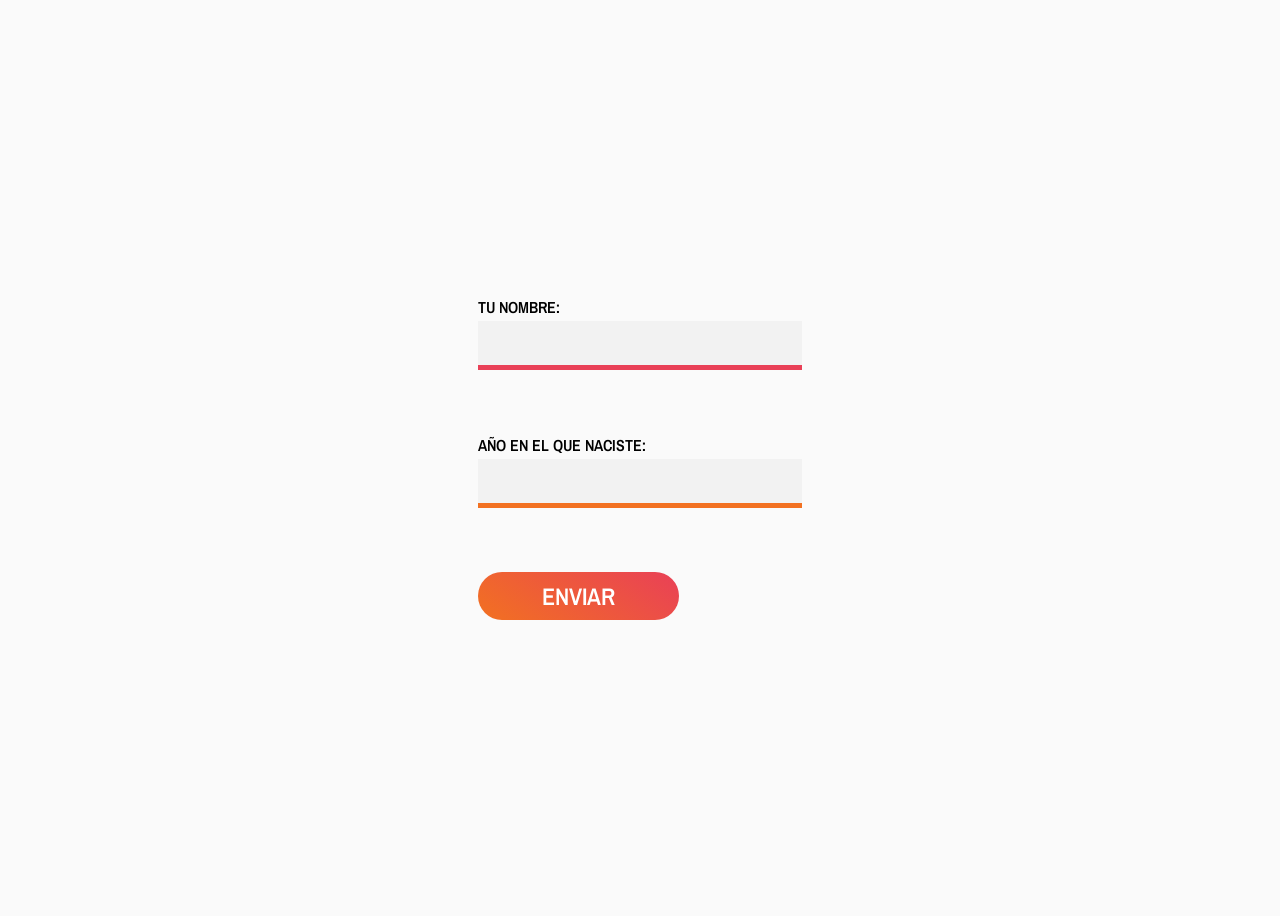
<file: unidad-3/Ejercicio Unidad 3/index.html>
<!DOCTYPE html>
<html lang="es">
  <head>
    <meta charset="utf-8" />
    <meta
      name="viewport"
      content="width=device-width, initial-scale=1, shrink-to-fit=no"
    />
    <title>Domestika</title>
    <link
      href="https://fonts.googleapis.com/css?family=Archivo|Archivo+Narrow:600"
      rel="stylesheet"
    />
    <link href="css/site.css" rel="stylesheet" />
    <link href="css/3.css" rel="stylesheet" />
  </head>

  <body>
    <div id="bienvenida" class="mensaje"></div>
    <form id="formulario">
      <label> Tu nombre: <input type="text" id="nombre" /> </label>
      <label>
        Año en el que naciste: <input type="text" id="fecha" maxlength="4" />
      </label>
      <button type="submit">Enviar</button>
    </form>

    <script src="js/javascript.js"></script>
  </body>
</html>
</file>
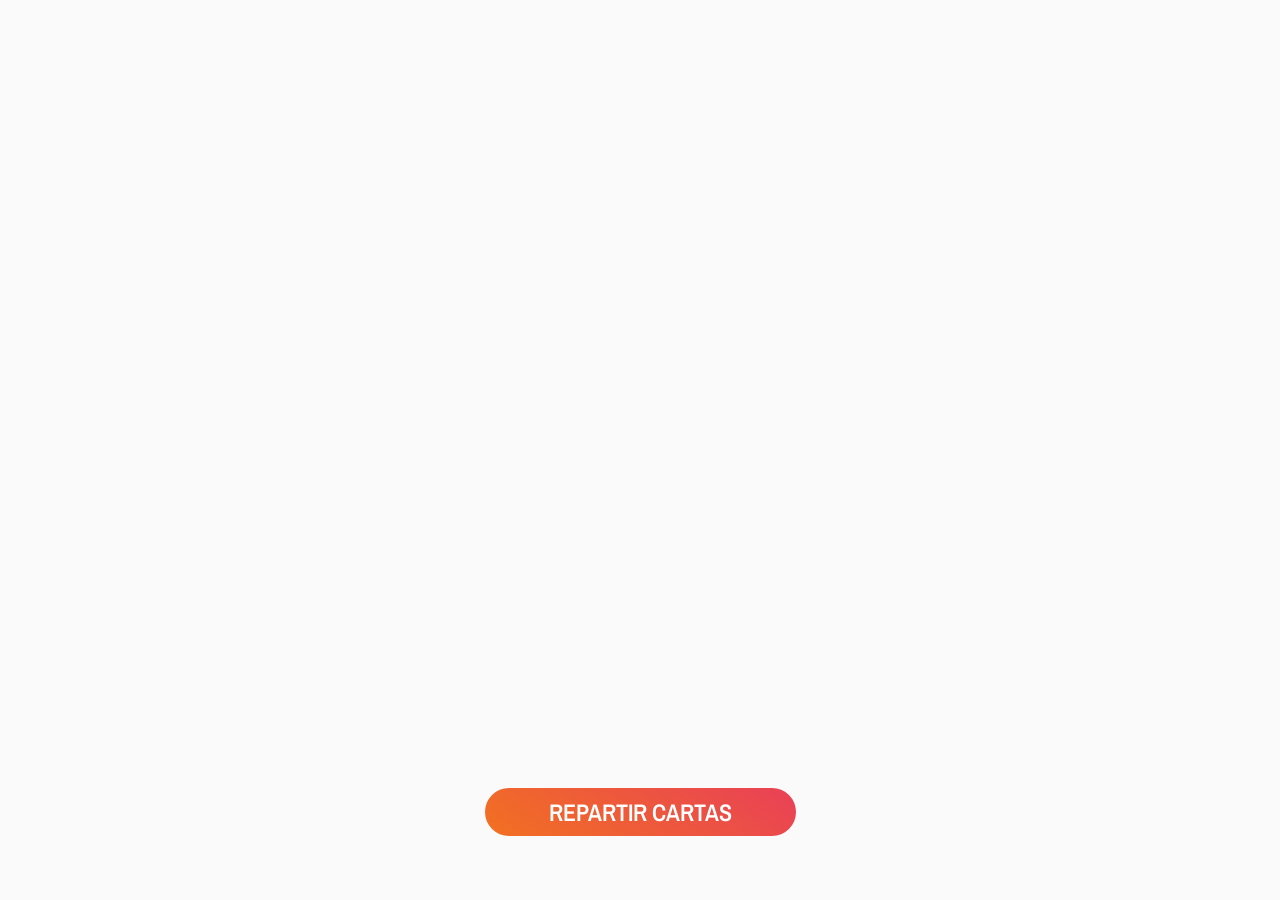
<file: unidad-4/Ejercicio-Unidad-4/Ejercicio-Unidad-4/index.html>
<!DOCTYPE html>
<html lang="es">

<head>
  <meta charset="utf-8" />
  <meta name="viewport" content="width=device-width, initial-scale=1, shrink-to-fit=no" />
  <title>Domestika</title>
  <link href="https://fonts.googleapis.com/css?family=Archivo|Archivo+Narrow:600" rel="stylesheet" />
  <link href="css/site.css" rel="stylesheet" />
  <link href="css/4.css" rel="stylesheet" />
</head>

<body>
  <main>
    <div id="mesa" class="mesa"></div>
  </main>

  <button class="reparteCartas_btn">repartir cartas</button>

  <script src="js/javascript.js"></script>
</body>

</html>
</file>
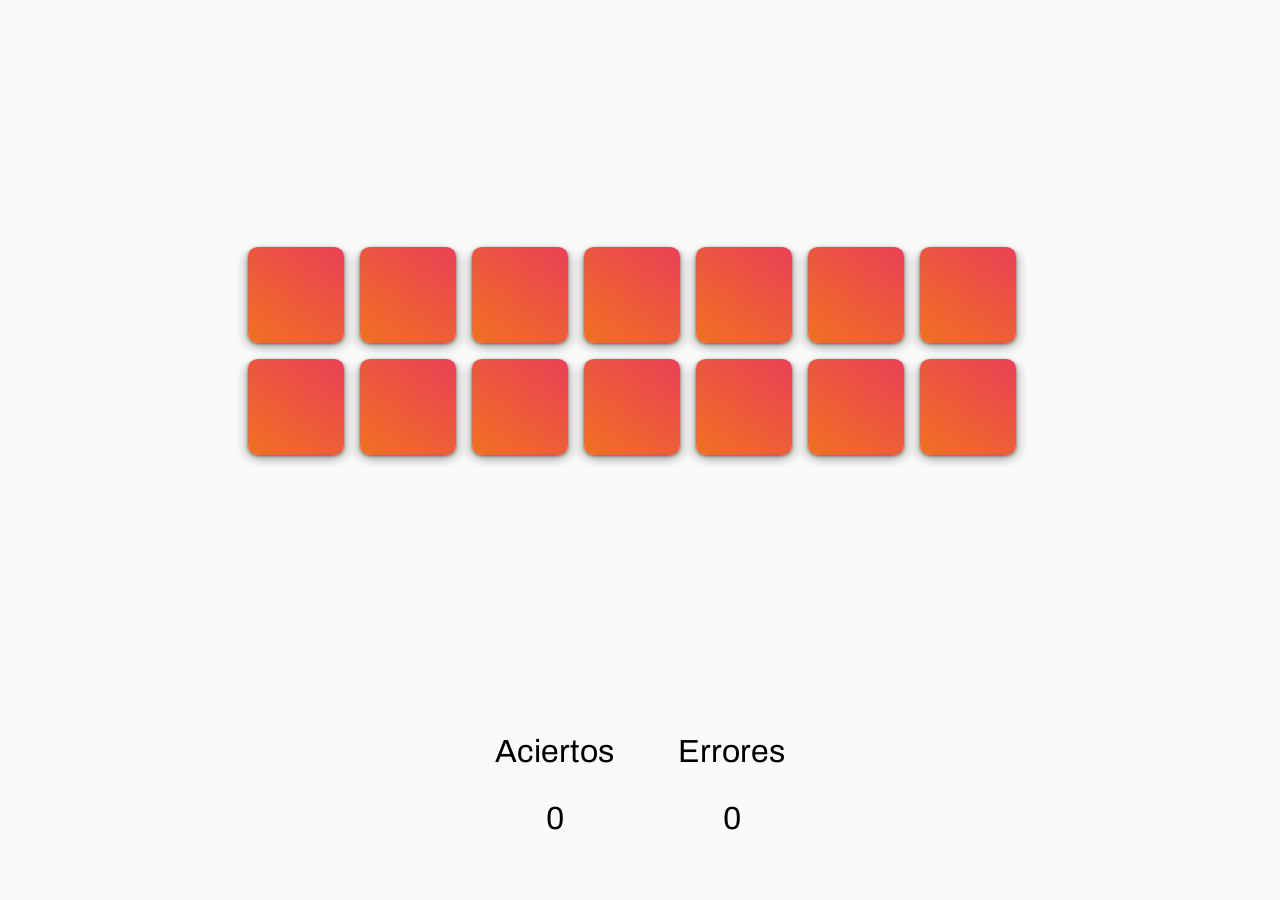
<file: unidad-5/Ejercicio-Unidad-5/Ejercicio-Unidad-5/index.html>
<!DOCTYPE html>
<html lang="es">

<head>
  <meta charset="utf-8" />
  <meta name="viewport" content="width=device-width, initial-scale=1, shrink-to-fit=no" />
  <title>Domestika</title>
  <link href="https://fonts.googleapis.com/css?family=Archivo|Archivo+Narrow:600" rel="stylesheet" />
  <link href="css/site.css" rel="stylesheet" />
  <link href="css/5.css" rel="stylesheet" />
</head>

<body>
  <main>
    <div id="mesa" class="mesa"></div>
  </main>


  <div id="contador">
    <div class="contador">
      <p>Aciertos</p>
      <span id="contador-aciertos">0</span>
    </div>
    <div class="contador">
      <p>Errores</p>
      <span id="contador-errores">0</span>
    </div>
  </div>

  <script src="js/variables-globales.js"></script>
  <script src="js/baraja-reparte.js"></script>
  <script src="js/descubrir-comparar.js"></script>
  <script src="js/acierto-error.js"></script>
  <script src="js/iniciar.js"></script>
</body>

</html>
</file>
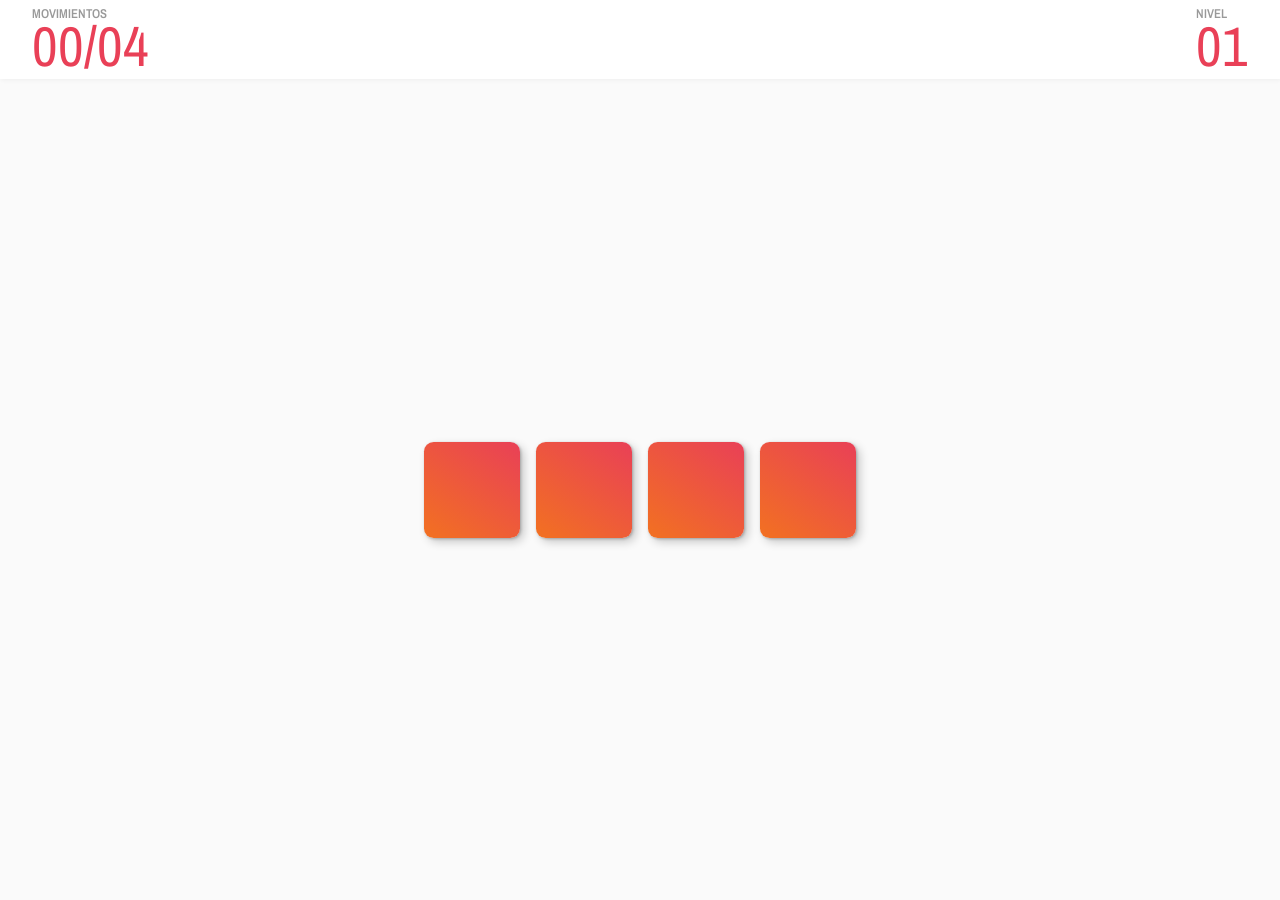
<file: unidad-6/Ejercicio-Unidad-6/Ejercicio-Unidad-6/index.html>
<!DOCTYPE html>
<html lang="es">

<head>
  <meta charset="utf-8" />
  <meta name="viewport" content="width=device-width, initial-scale=1, shrink-to-fit=no" />
  <title>Domestika</title>
  <link href="https://fonts.googleapis.com/css?family=Archivo|Archivo+Narrow:400,600" rel="stylesheet" />
  <link href="css/site.css" rel="stylesheet" />
  <link href="css/6.css" rel="stylesheet" />
</head>

<body>
  <div id="bienvenida" class="bienvenida">
    <h1>👋 ¡Hola! 👋</h1>
    <div class="bienvenida-botones">
      <button type="submit">¡Quiero jugar!</button>
      <button type="submit">Modo relax</button>
    </div>
  </div>
  <header class="cabecera">
    <div class="contadores">
      <div class="contador-item">
        <h4 class="cabecera-titulo">Movimientos</h4>
        <div class="cabecera-num">
          <span id="mov">00</span>/<span id="mov-total">20</span>
        </div>
      </div>
    </div>
    <div class="nivel">
      <h4 class="cabecera-titulo">Nivel</h4>
      <div class="cabecera-num"><span id="nivel">01</span></div>
    </div>
  </header>
  <main>
    <div id="mesa" class="mesa"></div>
    <div id="subeNivel" class="sube-nivel">
      <div class="modal">
        <h2>¡Muy bien!</h2>
        <p>Tu puntuación ha sido <strong class="score"></strong> puntos</p>
        <button id="subir">Siguiente nivel</button>
        <button class="reiniciar">Reiniciar</button>
      </div>
    </div>
    <div id="gameOver" class="game-over">
      <div class="modal">
        <h2>¡Oh no!</h2>
        <p>Te has quedado sin movimientos 😭</p>
        <button class="reiniciar">Reiniciar</button>
      </div>
    </div>
    <div id="endGame" class="end-game">
      <div class="modal">
        <h2>¡Enhorabuena!</h2>
        <p>Has superado todos los niveles 🏆</p>
        <p>Tu última puntuación ha sido <strong class="last-score"></strong> puntos</p>
        <button class="reiniciar">Reiniciar</button>
      </div>
    </div>
  </main>

  <audio src="sonidos/acierto.mp3" class="sonido" id="sonido-acierto" preload="auto"></audio>
  <audio src="sonidos/error.mp3" class="sonido" id="sonido-error" preload="auto"></audio>
  <audio src="sonidos/carta.mp3" class="sonido" id="sonido-carta" preload="auto"></audio>

  <script src="js/variables-globales.js"></script>
  <script src="js/descubrir-comparar.js"></script>
  <script src="js/baraja-reparte.js"></script>
  <script src="js/acierto-error.js"></script>
  <script src="js/contador.js"></script>
  <script src="js/finalizar.js"></script>
  <script src="js/cambia-nivel.js"></script>
  <script src="js/game-over.js"></script>
  <script src="js/iniciar.js"></script>
</body>

</html>
</file>
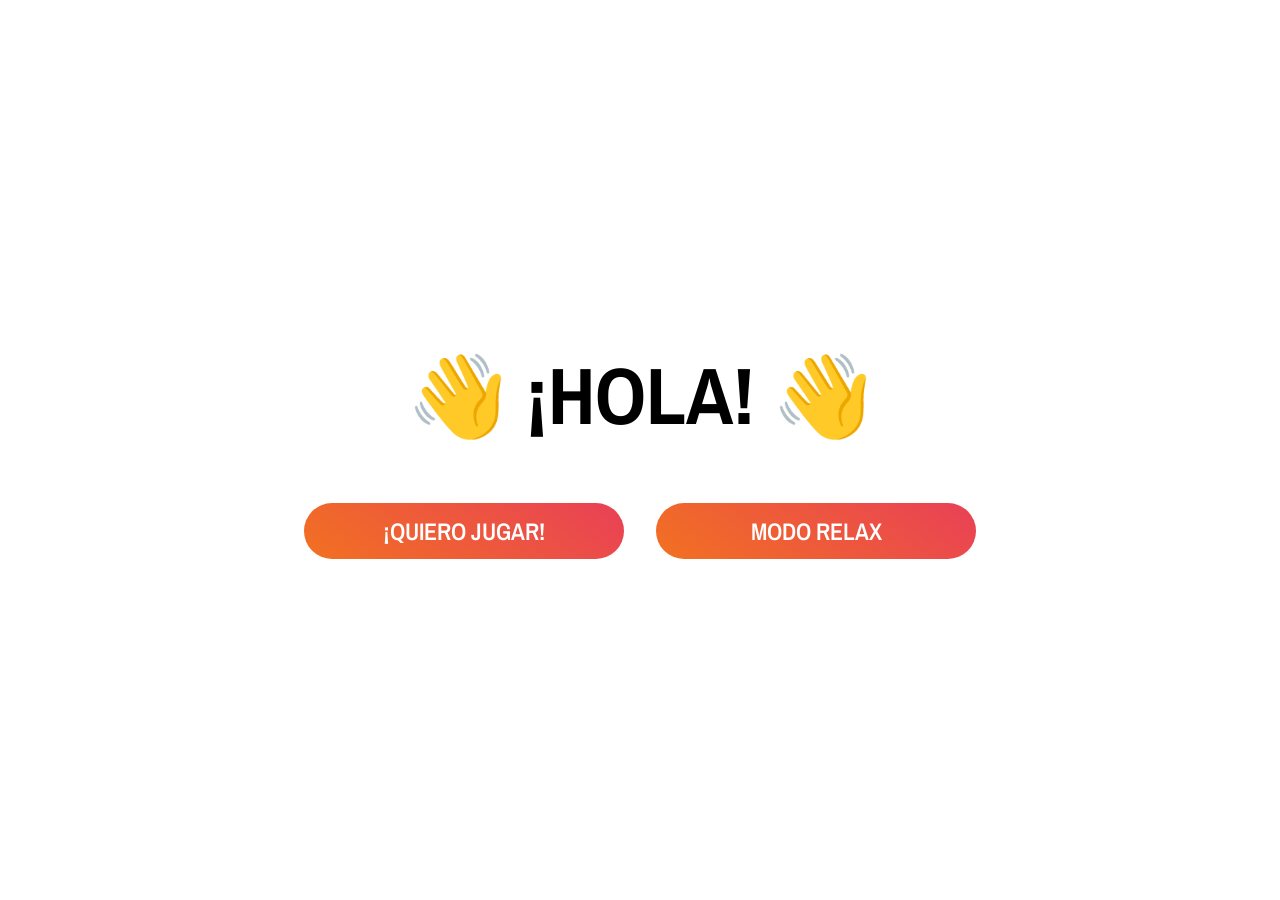
<file: unidad-6/Juego-Completo/Juego-Completo/index.html>
<!DOCTYPE html>
<html lang="es">
  <head>
    <meta charset="utf-8" />
    <meta
      name="viewport"
      content="width=device-width, initial-scale=1, shrink-to-fit=no"
    />
    <title>Domestika</title>
    <link
      href="https://fonts.googleapis.com/css?family=Archivo|Archivo+Narrow:400,600"
      rel="stylesheet"
    />
    <link href="css/site.css" rel="stylesheet" />
    <link href="css/estilos.css" rel="stylesheet" />
  </head>

  <body>
    <div id="bienvenida" class="bienvenida">
      <h1>👋 ¡Hola! 👋</h1>
      <div class="bienvenida-botones">
        <button id="juego-normal">¡Quiero jugar!</button>
        <button id="juego-relax">Modo relax</button>
      </div>
    </div>
    <header class="cabecera">
      <div class="contadores">
        <div class="contador-item">
          <h4 class="cabecera-titulo">Movimientos</h4>
          <div class="cabecera-num">
            <span id="mov">00</span>/<span id="mov-total">20</span>
          </div>
        </div>
        <div id="cronometro" class="contador-item">
          <h4 class="cabecera-titulo">Tiempo</h4>
          <div class="cabecera-num">
            <span id="minutos">00</span>:<span id="segundos">00</span>
          </div>
        </div>
      </div>
      <div class="nivel">
        <h4 class="cabecera-titulo">Nivel</h4>
        <div class="cabecera-num"><span id="nivel">01</span></div>
      </div>
      <button id="control-nivel" class="control-nivel">…</button>
    </header>
    <main>
      <div id="mesa" class="mesa"></div>
      <div id="subeNivel" class="sube-nivel">
        <div class="modal">
          <h2>¡Muy bien!</h2>
          <button id="subir">Siguiente nivel</button>
          <button class="reiniciar">Reiniciar</button>
        </div>
      </div>
      <div id="gameOver" class="game-over">
        <div class="modal">
          <h2>¡Oh no!</h2>
          <p>Te has quedado sin movimientos 😭</p>
          <button class="reiniciar">Reiniciar</button>
        </div>
      </div>
      <div id="timeOver" class="game-over">
        <div class="modal">
          <h2>¡Oh no!</h2>
          <p>Te has quedado sin tiempo 😭</p>
          <button class="reiniciar">Reiniciar</button>
        </div>
      </div>
      <div id="endGame" class="end-game">
        <div class="modal">
          <h2>¡Enhorabuena!</h2>
          <p>Has superado todos los niveles 🏆</p>
          <button class="reiniciar">Reiniciar</button>
        </div>
      </div>
    </main>
    <div class="selecciona-nivel">
      <button id="cierra-niveles" class="cierra-niveles">&times;</button>
      <ul></ul>
    </div>

    <audio
      src="sonidos/acierto.mp3"
      class="sonido"
      id="sonido-acierto"
      preload="auto"
    ></audio>
    <audio
      src="sonidos/error.mp3"
      class="sonido"
      id="sonido-error"
      preload="auto"
    ></audio>
    <audio
      src="sonidos/carta.mp3"
      class="sonido"
      id="sonido-carta"
      preload="auto"
    ></audio>

    <script src="js/variables-globales.js"></script>
    <script src="js/descubrir-comparar.js"></script>
    <script src="js/baraja-reparte.js"></script>
    <script src="js/acierto-error.js"></script>
    <script src="js/contador.js"></script>
    <script src="js/cronometro.js"></script>
    <script src="js/finalizar.js"></script>
    <script src="js/cambia-nivel.js"></script>
    <script src="js/game-over.js"></script>
    <script src="js/menu-niveles.js"></script>
    <script src="js/iniciar.js"></script>
    <script src="js/comienza-juego.js"></script>
  </body>
</html>
</file>
<file: unidad-3/Ejercicio Unidad 3/css/site.css>
:root {
  --bg: #fafafa;
  --font: "Archivo", sans-serif;
  --font-display: "Archivo Narrow", sans-serif;
  --hotpink: #e94057;
  --orange: #f27121;
  --gradient: linear-gradient(35deg, var(--orange), var(--hotpink));
}

body {
  min-height: 100vh;
  background: var(--bg);
  font-family: var(--font);
}
</file>
<file: unidad-3/Ejercicio Unidad 3/css/3.css>
body {
  display: flex;
  flex-direction: column;
  justify-content: center;
  align-items: center;
}

label {
  display: block;
  margin-bottom: 4rem;
  font-family: var(--font-display);
  font-weight: 600;
  text-transform: uppercase;
}

input {
  display: block;
  min-width: 20rem;
  margin-top: 0.2rem;
  background: rgba(0, 0, 0, 0.03);
  padding: 0.5rem 0.1rem;
  border: 0;
  border-bottom: 5px solid var(--hotpink);
  font-size: 1.5rem;
  color: var(--hotpink);
}

input:focus {
  outline: 0;
  background: rgba(0, 0, 0, 0.06);
}

label:nth-of-type(even) input {
  border-bottom-color: var(--orange);
  color: var(--orange);
}

button {
  cursor: pointer;
  border: 0;
  background-image: var(--gradient);
  padding: 0.75rem 4rem;
  border-radius: 5rem;
  color: white;
  font-family: var(--font-display);
  font-weight: 600;
  text-transform: uppercase;
  font-size: 1.5rem;
  line-height: 1;
  transition: 0.3s;
}

button:hover,
button:focus {
  opacity: 0.9;
  outline: 0;
}

.mensaje {
  background-image: var(--gradient);
  margin-bottom: 2rem;
  color: white;
  padding: 1rem 3rem;
  border-radius: 10px;
  font-size: 1.5rem;
}

.mensaje:empty {
  display: none;
}

.mensaje p {
  margin: 1em 0;
}
</file>
<file: unidad-4/Ejercicio-Unidad-4/Ejercicio-Unidad-4/css/site.css>
:root {
  --bg: #fafafa;
  --font: "Archivo", sans-serif;
  --font-display: "Archivo Narrow", sans-serif;
  --hotpink: #e94057;
  --orange: #f27121;
  --gradient: linear-gradient(35deg, var(--orange), var(--hotpink));
}

body {
  margin: auto;
  min-height: 100vh;
  background: var(--bg);
  font-family: var(--font);
}
</file>
<file: unidad-4/Ejercicio-Unidad-4/Ejercicio-Unidad-4/css/4.css>
body {
  font-size: 2rem;
  display: flex;
  flex-direction: column;
}

main {
  flex-grow: 1;
  display: flex;
  justify-content: center;
  position: relative;
}

.mesa {
  display: flex;
  flex-wrap: wrap;
  align-items: center;
  align-content: center;
  max-width: 50rem;
  margin: auto;
}

.tarjeta {
  width: 6rem;
  height: 6rem;
  margin: 0.5rem;
  border-radius: 0.3em;
  background-image: var(--gradient);
  box-shadow: 1px 1px 3px rgba(0, 0, 0, 0.25), 4px 4px 10px rgba(0, 0, 0, 0.2);
  position: relative;
  transition: 0.3s;
  cursor: pointer;
  backface-visibility: hidden;
  transform-style: preserve-3d;
}

.tarjeta__contenido {
  position: absolute;
  left: 0;
  right: 0;
  top: 0;
  bottom: 0;
  transform: rotateY(-180deg);
  backface-visibility: hidden;
  background-color: white;
  box-shadow: 1px 1px 3px rgba(0, 0, 0, 0.25), 4px 4px 10px rgba(0, 0, 0, 0.2);
  border-radius: 0.3em;
  display: flex;
  justify-content: center;
  align-items: center;
  font-size: 2.5rem;
  padding-top: 0.4rem;
}

.tarjeta__contenido::selection {
  background: transparent;
}

.tarjeta.descubierta {
  transform: rotateY(-180deg);
}

.reparteCartas_btn {
  display: block;
  width: auto;
  margin-left: auto;
  margin-right: auto;
  margin-bottom: 5%;
  cursor: pointer;
  border: 0;
  background-image: var(--gradient);
  padding: 0.75rem 4rem;
  border-radius: 5rem;
  color: white;
  font-family: var(--font-display);
  font-weight: 600;
  text-transform: uppercase;
  font-size: 1.5rem;
  line-height: 1;
  transition: 0.3s;
}
</file>
<file: unidad-5/Ejercicio-Unidad-5/Ejercicio-Unidad-5/css/site.css>
:root {
  --bg: #fafafa;
  --font: "Archivo", sans-serif;
  --font-display: "Archivo Narrow", sans-serif;
  --hotpink: #e94057;
  --orange: #f27121;
  --gradient: linear-gradient(35deg, var(--orange), var(--hotpink));
}

body {
  margin: auto;
  min-height: 100vh;
  background: var(--bg);
  font-family: var(--font);
}
</file>
<file: unidad-5/Ejercicio-Unidad-5/Ejercicio-Unidad-5/css/5.css>
body {
  font-size: 2rem;
  display: flex;
  flex-direction: column;
}

main {
  flex-grow: 1;
  display: flex;
  justify-content: center;
  position: relative;
}

.mesa {
  display: flex;
  flex-wrap: wrap;
  align-items: center;
  align-content: center;
  max-width: 50rem;
  margin: auto;
}

.tarjeta {
  width: 6rem;
  height: 6rem;
  margin: 0.5rem;
  border-radius: 0.3em;
  background-image: var(--gradient);
  box-shadow: 1px 1px 3px rgba(0, 0, 0, 0.25), 4px 4px 10px rgba(0, 0, 0, 0.2);
  position: relative;
  transition: 0.3s;
  cursor: pointer;
  backface-visibility: hidden;
  transform-style: preserve-3d;
}

.tarjeta__contenido {
  position: absolute;
  left: 0;
  right: 0;
  top: 0;
  bottom: 0;
  transform: rotateY(-180deg) translateZ(1px);
  background-color: white;
  box-shadow: 1px 1px 3px rgba(0, 0, 0, 0.25), 4px 4px 10px rgba(0, 0, 0, 0.2);
  border-radius: 0.25em;
  display: flex;
  justify-content: center;
  align-items: center;
  font-size: 2.5rem;
  padding-top: 0.4rem;
}

.tarjeta__contenido::selection {
  background: transparent;
}

.tarjeta.descubierta {
  transform: rotateY(-180deg);
}

@keyframes error {
  10%,
  90% {
    transform: rotateY(-180deg) translateX(-1px);
  }
  20%,
  80% {
    transform: rotateY(-180deg) translateX(2px);
  }
  30%,
  50%,
  70% {
    transform: rotateY(-180deg) translateX(-4px);
  }
  40%,
  60% {
    transform: rotateY(-180deg) translateX(4px);
  }
}

@keyframes acierto {
  from {
    transform: rotateY(-180deg) scale3d(1, 1, 1);
    opacity: 1;
  }

  25% {
    transform: rotateY(-180deg) scale3d(1.1, 1.1, 1.1);
    opacity: 1;
  }

  to {
    transform: rotateY(-180deg) scale3d(1, 1, 1);
    opacity: 0;
  }
}

.acertada {
  pointer-events: none;
}

.acertada .tarjeta__contenido {
  animation: acierto 1.3s ease-in-out forwards;
}

.error {
  animation: error 0.82s cubic-bezier(0.36, 0.07, 0.19, 0.97) both;
}


#contador {
  text-align: center;
  margin-left: auto;
  margin-right: auto;
}

.contador {
  float: left;
  padding-left: 1em;
  padding-right: 1em;
  margin-bottom: 2em;
}
</file>
<file: unidad-6/Ejercicio-Unidad-6/Ejercicio-Unidad-6/css/site.css>
:root {
  --bg: #fafafa;
  --font: "Archivo", sans-serif;
  --font-display: "Archivo Narrow", sans-serif;
  --hotpink: #e94057;
  --orange: #f27121;
  --gradient: linear-gradient(35deg, var(--orange), var(--hotpink));
}

body {
  margin: auto;
  min-height: 100vh;
  background: var(--bg);
  font-family: var(--font);
}
</file>
<file: unidad-6/Ejercicio-Unidad-6/Ejercicio-Unidad-6/css/6.css>
body {
  font-size: 2rem;
  display: flex;
  flex-direction: column;
  position: relative;
}

.bienvenida {
  display: none;
  //display: flex;
  position: absolute;
  top: 0;
  bottom: 0;
  left: 0;
  right: 0;
  background: white;
  flex-direction: column;
  align-items: center;
  justify-content: center;
  text-align: center;
  z-index: 1;
}

.bienvenida h1 {
  font-family: var(--font-display);
  text-transform: uppercase;
  font-size: 5rem;
  margin-top: 0;
}

.bienvenida-botones {
  display: flex;
}

.bienvenida button {
  padding: 1rem 3rem;
  margin: 0 1rem;
  min-width: 20rem;
}

.cabecera {
  padding: 0.5rem 2rem;
  background: white;
  box-shadow: 1px 1px 5px rgba(0, 0, 0, 0.05);
  display: flex;
  justify-content: space-between;
  align-items: baseline;
}

.cabecera-titulo {
  font-family: var(--font-display);
  font-weight: 600;
  font-size: 0.8rem;
  text-transform: uppercase;
  line-height: 1;
  margin: 0;
  color: rgba(0, 0, 0, 0.4);
}

.cabecera-num {
  font-family: var(--font-display);
  color: var(--hotpink);
  font-weight: 400;
  font-size: 3.5rem;
  line-height: 0.9;
}

.contadores {
  display: flex;
}

.contador-item {
  margin-right: 2rem;
}

main {
  flex-grow: 1;
  display: flex;
  justify-content: center;
  position: relative;
}

.mesa {
  display: flex;
  flex-wrap: wrap;
  align-items: center;
  align-content: center;
  max-width: 50rem;
  margin: auto;
}

.tarjeta {
  width: 6rem;
  height: 6rem;
  margin: 0.5rem;
  border-radius: 0.3em;
  background-image: var(--gradient);
  box-shadow: 1px 1px 3px rgba(0, 0, 0, 0.25), 4px 4px 10px rgba(0, 0, 0, 0.2);
  position: relative;
  transition: 0.3s;
  cursor: pointer;
  backface-visibility: hidden;
  transform-style: preserve-3d;
}

.tarjeta__contenido {
  position: absolute;
  left: 0;
  right: 0;
  top: 0;
  bottom: 0;
  transform: rotateY(-180deg);
  backface-visibility: hidden;
  background-color: white;
  box-shadow: 1px 1px 3px rgba(0, 0, 0, 0.25), 4px 4px 10px rgba(0, 0, 0, 0.2);
  border-radius: 0.3em;
  display: flex;
  justify-content: center;
  align-items: center;
  font-size: 2.5rem;
  padding-top: 0.4rem;
}

.tarjeta__contenido::selection {
  background: transparent;
}

.tarjeta.descubierta {
  transform: rotateY(-180deg);
}

@keyframes error {
  10%,
  90% {
    transform: rotateY(-180deg) translateX(-1px);
  }
  20%,
  80% {
    transform: rotateY(-180deg) translateX(2px);
  }
  30%,
  50%,
  70% {
    transform: rotateY(-180deg) translateX(-4px);
  }
  40%,
  60% {
    transform: rotateY(-180deg) translateX(4px);
  }
}

@keyframes acierto {
  from {
    transform: rotateY(-180deg) scale3d(1, 1, 1);
    opacity: 1;
  }

  25% {
    transform: rotateY(-180deg) scale3d(1.1, 1.1, 1.1);
    opacity: 1;
  }

  to {
    transform: rotateY(-180deg) scale3d(1, 1, 1);
    opacity: 0;
  }
}

.acertada {
  pointer-events: none;
}

.acertada .tarjeta__contenido {
  animation: acierto 1.3s ease-in-out forwards;
}

.error {
  animation: error 0.82s cubic-bezier(0.36, 0.07, 0.19, 0.97) both;
}

.sube-nivel,
.game-over,
.end-game {
  display: none;
  position: absolute;
  top: 0;
  bottom: 0;
  left: 0;
  right: 0;
  background-image: var(--gradient);
}

.sube-nivel.visible,
.game-over.visible,
.end-game.visible{
  display: flex;
}

.modal {
  background: white;
  padding: 3rem 3rem 1rem;
  margin: auto;
  text-align: center;
  display: flex;
  flex-direction: column;
  align-items: center;
  justify-content: space-between;
  border-radius: 10px;
  box-shadow: 1px 1px 3px rgba(0, 0, 0, 0.25), 4px 4px 10px rgba(0, 0, 0, 0.2);
}

.modal h2 {
  color: var(--orange);
  font-family: var(--font-display);
  margin: 0;
}

.modal p {
  font-size: 1.5rem;
}

.modal button {
  margin: 3rem 0;
}

button {
  cursor: pointer;
  border: 0;
  background-image: var(--gradient);
  padding: 0.75rem 4rem;
  border-radius: 5rem;
  color: white;
  font-family: var(--font-display);
  font-weight: 600;
  text-transform: uppercase;
  font-size: 1.5rem;
  line-height: 1;
  transition: 0.3s;
}

button:hover,
button:focus {
  opacity: 0.9;
  outline: 0;
}

.modal .reiniciar {
  color: var(--hotpink);
  background: transparent;
  border: 0;
  text-transform: capitalize;
  font-family: var(--font);
  font-size: 1rem;
  margin: 0;
}


.sonido{
  display: none;
}
</file>
<file: unidad-6/Juego-Completo/Juego-Completo/css/site.css>
:root {
  --bg: #fafafa;
  --font: "Archivo", sans-serif;
  --font-display: "Archivo Narrow", sans-serif;
  --hotpink: #e94057;
  --orange: #f27121;
  --gradient: linear-gradient(35deg, var(--orange), var(--hotpink));
}

*{
  box-sizing: border-box;
}

body {
  margin: auto;
  min-height: 100vh;
  background: var(--bg);
  font-family: var(--font);
}
</file>
<file: unidad-6/Juego-Completo/Juego-Completo/css/estilos.css>
body {
  font-size: 2rem;
  display: flex;
  flex-direction: column;
  position: relative;
}

.bienvenida {
  display: none;
  position: absolute;
  top: 0;
  bottom: 0;
  left: 0;
  right: 0;
  background: white;
  flex-direction: column;
  align-items: center;
  justify-content: center;
  text-align: center;
  z-index: 1;
}

.bienvenida.visible{
  display: flex;
}

.bienvenida h1 {
  font-family: var(--font-display);
  text-transform: uppercase;
  font-size: 5rem;
  margin-top: 0;
}

.bienvenida-botones {
  display: flex;
}

.bienvenida button {
  padding: 1rem 3rem;
  margin: 0 1rem;
  min-width: 20rem;
}

.cabecera {
  padding: 0.5rem 2rem;
  background: white;
  box-shadow: 1px 1px 5px rgba(0, 0, 0, 0.05);
  display: flex;
  justify-content: space-between;
  align-items: baseline;
}

.cabecera-titulo {
  font-family: var(--font-display);
  font-weight: 600;
  font-size: 0.8rem;
  text-transform: uppercase;
  line-height: 1;
  margin: 0;
  color: rgba(0, 0, 0, 0.4);
}

.cabecera-num {
  font-family: var(--font-display);
  color: var(--hotpink);
  font-weight: 400;
  font-size: 3.5rem;
  line-height: 0.9;
}

.contadores {
  display: flex;
}

.contador-item {
  margin-right: 2rem;
}

main {
  flex-grow: 1;
  display: flex;
  justify-content: center;
  position: relative;
}

.mesa {
  display: flex;
  flex-wrap: wrap;
  align-items: center;
  align-content: center;
  max-width: 56rem;
  margin: auto;
}

.tarjeta {
  width: 6rem;
  height: 6rem;
  margin: 0.5rem;
  border-radius: 0.3em;
  background-image: var(--gradient);
  box-shadow: 1px 1px 3px rgba(0, 0, 0, 0.25), 4px 4px 10px rgba(0, 0, 0, 0.2);
  position: relative;
  transition: 0.3s;
  cursor: pointer;
  backface-visibility: hidden;
  transform-style: preserve-3d;
}

.tarjeta__contenido {
  position: absolute;
  left: 0;
  right: 0;
  top: 0;
  bottom: 0;
  transform: rotateY(-180deg);
  backface-visibility: hidden;
  background-color: white;
  box-shadow: 1px 1px 3px rgba(0, 0, 0, 0.25), 4px 4px 10px rgba(0, 0, 0, 0.2);
  border-radius: 0.3em;
  display: flex;
  justify-content: center;
  align-items: center;
  font-size: 2.5rem;
  padding-top: 0.4rem;
}

.tarjeta__contenido::selection {
  background: transparent;
}

.tarjeta.descubierta {
  transform: rotateY(-180deg);
}

@keyframes error {
  10%,
  90% {
    transform: rotateY(-180deg) translateX(-1px);
  }
  20%,
  80% {
    transform: rotateY(-180deg) translateX(2px);
  }
  30%,
  50%,
  70% {
    transform: rotateY(-180deg) translateX(-4px);
  }
  40%,
  60% {
    transform: rotateY(-180deg) translateX(4px);
  }
}

@keyframes acierto {
  from {
    transform: rotateY(-180deg) scale3d(1, 1, 1);
    opacity: 1;
  }

  25% {
    transform: rotateY(-180deg) scale3d(1.1, 1.1, 1.1);
    opacity: 1;
  }

  to {
    transform: rotateY(-180deg) scale3d(1, 1, 1);
    opacity: 0;
  }
}

.acertada {
  pointer-events: none;
}

.acertada .tarjeta__contenido {
  animation: acierto 1.3s ease-in-out forwards;
}

.error {
  animation: error 0.82s cubic-bezier(0.36, 0.07, 0.19, 0.97) both;
}

.sube-nivel,
.game-over,
.end-game {
  display: none;
  position: absolute;
  top: 0;
  bottom: 0;
  left: 0;
  right: 0;
  background-image: var(--gradient);
}

.sube-nivel.visible,
.game-over.visible,
.end-game.visible{
  display: flex;
}

.modal {
  background: white;
  padding: 3rem 3rem 1rem;
  margin: auto;
  text-align: center;
  display: flex;
  flex-direction: column;
  align-items: center;
  justify-content: space-between;
  border-radius: 10px;
  box-shadow: 1px 1px 3px rgba(0, 0, 0, 0.25), 4px 4px 10px rgba(0, 0, 0, 0.2);
}

.modal h2 {
  color: var(--orange);
  font-family: var(--font-display);
  margin: 0;
}

.modal p {
  font-size: 1.5rem;
}

.modal button {
  margin: 3rem 0;
}

button {
  cursor: pointer;
  border: 0;
  background-image: var(--gradient);
  padding: 0.75rem 4rem;
  border-radius: 5rem;
  color: white;
  font-family: var(--font-display);
  font-weight: 600;
  text-transform: uppercase;
  font-size: 1.5rem;
  line-height: 1;
  transition: 0.3s;
}

button:hover,
button:focus {
  opacity: 0.9;
  outline: 0;
}

.modal .reiniciar {
  color: var(--hotpink);
  background: transparent;
  border: 0;
  text-transform: capitalize;
  font-family: var(--font);
  font-size: 1rem;
  margin: 0;
}


.sonido{
  display: none;
}

.cronometro-oculto{
  display: none;
}

.control-nivel{
  position: absolute;
  font-size: .8rem;
  top: 2.9rem;
  right: .5rem;
  padding: 0;
  width: 1.1rem;
  height: 1.1rem;
  line-height: .68rem;
  display: flex;
  justify-content: center;
  background: var(--hotpink);
}

.control-oculto{
  display: none;
}

.selecciona-nivel{
  background-color: var(--hotpink);
  position: fixed;
  width: 250px;
  right: 0;
  top: 0;
  bottom: 0;
  transform: translateX(250px);
  transition: transform .3s;
  padding: 1rem 2rem;
}

.selecciona-nivel.visible{
  transform: translateX(0);
}

.selecciona-nivel button{
  background: transparent;
  padding: 0;
}

.selecciona-nivel ul{
  list-style: none;
  padding-left: 0;
}

.selecciona-nivel li{
  margin-bottom: 1rem;
  text-align: center;
}

.cierra-niveles{
  position: absolute;
  top: 0.5rem;
  right: 1rem;
  font-size: 2rem;
  font-family: sans-serif;
  font-weight: 300;
}
</file>
